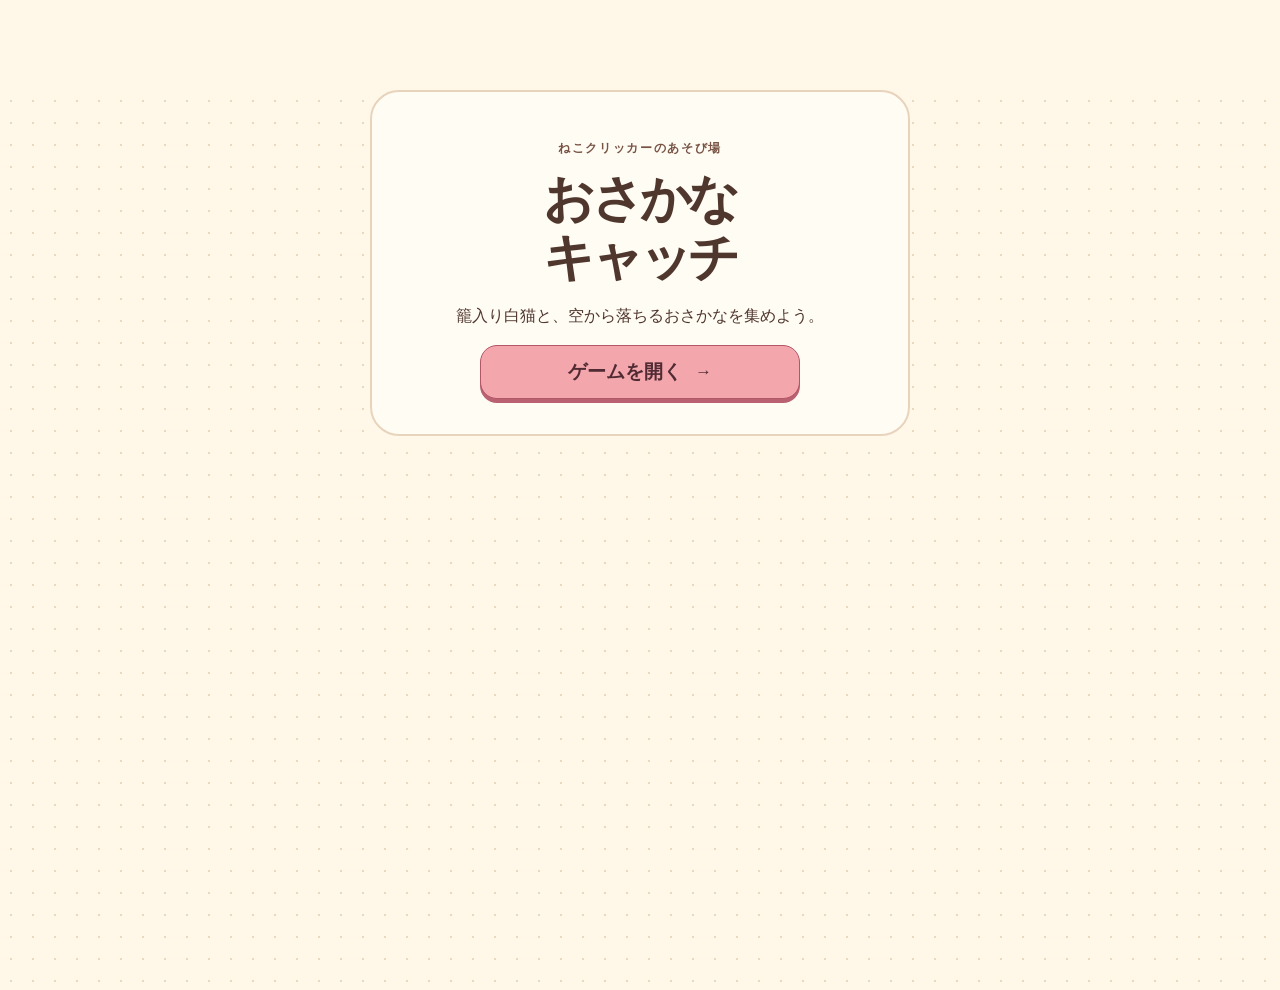
<file: index.html>
<!doctype html>
<html lang="ja">
<meta charset="utf-8">
<meta name="viewport" content="width=device-width, initial-scale=1">
<meta name="theme-color" content="#fff8e9">
<title>ねこクリッカーのあそび場</title>
<link rel="stylesheet" href="./game/white-basket/style.css">
<body>
  <main class="portal">
    <p class="eyebrow">ねこクリッカーのあそび場</p>
    <h1>おさかな<br>キャッチ</h1>
    <p>籠入り白猫と、空から落ちるおさかなを集めよう。</p>
    <a class="primary" href="./game/white-basket/">ゲームを開く <span aria-hidden="true">→</span></a>
  </main>
</body>
</html>
</file>
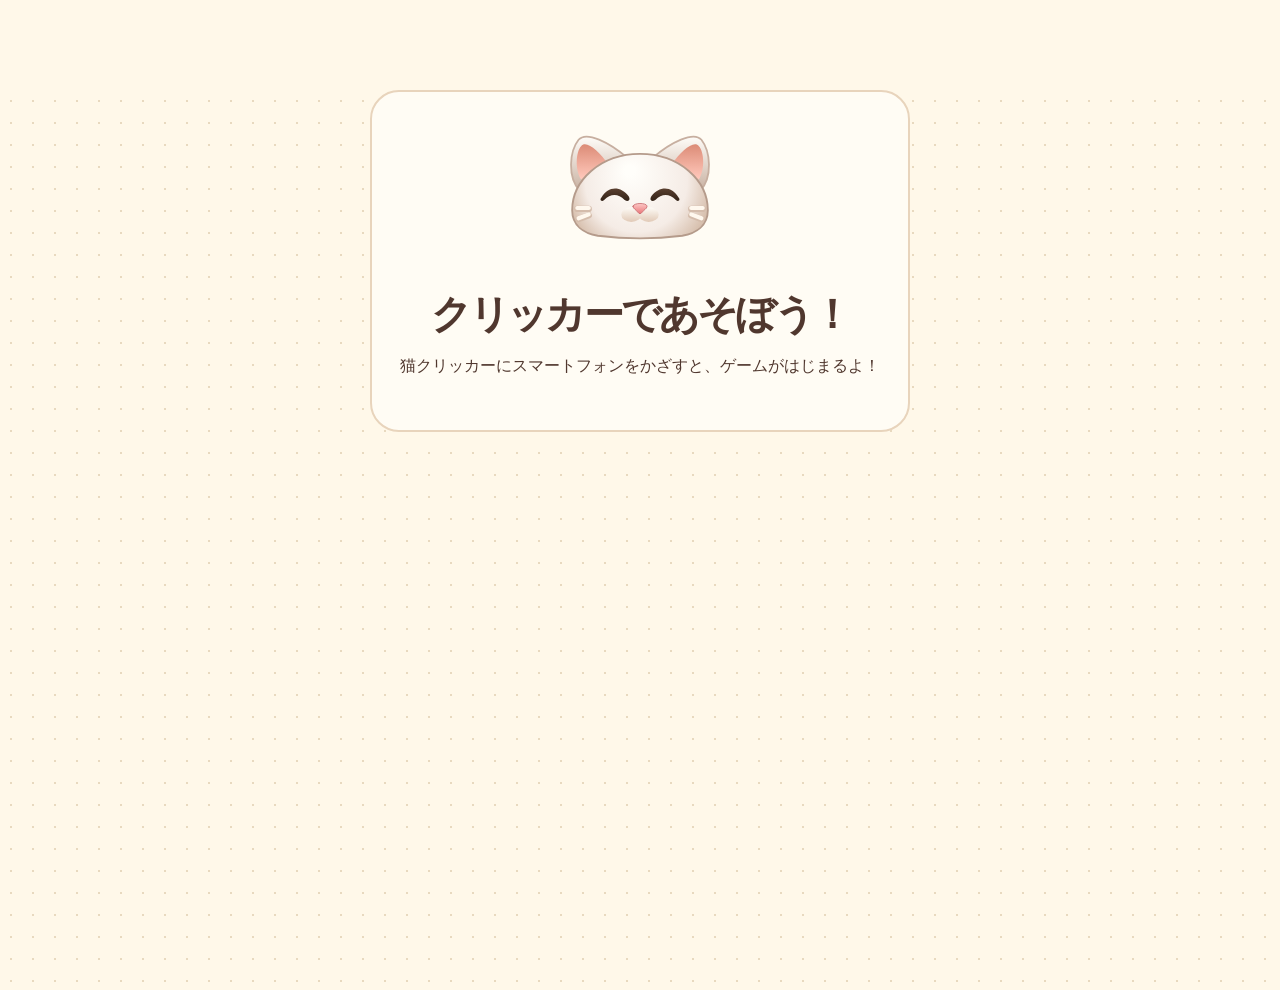
<file: game/white-basket/index.html>
<!doctype html>
<html lang="ja">
<head>
  <meta charset="utf-8">
  <meta name="referrer" content="no-referrer">
  <meta http-equiv="Content-Security-Policy" content="default-src 'self'; script-src 'self'; style-src 'self' 'unsafe-inline'; img-src 'self' data: blob:; connect-src 'self'; worker-src 'self'; object-src 'none'; base-uri 'none'; form-action 'none'">
  <meta name="viewport" content="width=device-width, initial-scale=1, viewport-fit=cover">
  <meta name="theme-color" content="#fff8e9">
  <title>おさかなキャッチ｜ねこクリッカー</title>
  <link rel="stylesheet" href="./style.css">
  <script src="./cat-face.js" defer></script>
  <script src="./access.js" defer></script>
</head>
<body>
  <section id="access-guide" class="portal access-guide">
    <canvas id="access-cat" width="200" height="160" aria-label="白猫"></canvas>
    <h1>クリッカーであそぼう！</h1>
    <p>猫クリッカーにスマートフォンをかざすと、ゲームがはじまるよ！</p>
  </section>
  <dialog id="session-conflict" class="progress-dialog">
    <p>別の画面でゲームが開いています。</p>
    <button id="take-session" class="secondary" type="button">この画面であそぶ</button>
    <button id="close-session" class="secondary" type="button">閉じる</button>
  </dialog>
  <dialog id="resume-dialog" class="progress-dialog">
    <p>ゲームを一時停止しています。</p>
    <button id="resume-game" class="primary" type="button">つづきからあそぶ</button>
  </dialog>
  <main class="app" hidden>
    <header class="toolbar" id="common-header">
      <a href="../../" class="home"><span class="home-icon" aria-hidden="true">⌂</span> ねこクリッカー</a>
      <button id="sound" class="sound" type="button" aria-label="効果音" aria-pressed="false"><span aria-hidden="true">♪</span> <span id="sound-state" aria-hidden="true">OFF</span></button>
    </header>
    <section id="title" class="title">
      <p class="eyebrow">籠入り白猫のミニゲーム</p>
      <h1>おさかな<span>キャッチ</span></h1>
      <p class="intro">白猫を動かして、おさかなを集めよう！</p>
    </section>
    <div id="field" class="field">
      <canvas id="scene" aria-label="籠に入った白猫とおさかな"></canvas>
      <div id="hud" class="hud" hidden>
        <span id="play-stage" class="play-stage"></span>
        <div><span>スコア</span><strong id="score">0</strong></div>
        <div><span>のこり</span><strong id="time">30</strong><small> 秒</small></div>
      </div>
      <div id="power-hud" class="power-hud" hidden>
        <strong id="fever-chip" class="power-chip fever-chip" hidden></strong>
        <span id="magnet-chip" class="power-chip magnet-chip" hidden></span>
        <span id="guard-chip" class="power-chip guard-chip" hidden></span>
      </div>
      <p id="legend-toast" class="legend-toast" role="status" hidden>でんせつの金魚をキャッチ！</p>
      <p id="mission-toast" class="mission-toast" role="status" hidden></p>
      <section id="result" class="result" aria-labelledby="result-title" hidden>
        <div id="confetti" class="confetti" aria-hidden="true"></div>
        <div class="result-card">
          <h2 id="result-title" tabindex="-1">おしまい！</h2>
          <p class="total">今回のスコア <strong id="final-score">0</strong></p>
          <p id="record-badge" class="record-badge" hidden>ハイスコア更新！</p>
          <dl>
            <div><dt>ハイスコア</dt><dd id="final-best">0</dd></div>
            <div><dt>キャッチした魚</dt><dd><span id="final-fish">0</span> 匹</dd></div>
          </dl>
          <dl class="round-progress">
            <div><dt>獲得XP</dt><dd id="earned-xp">—</dd></div>
            <div id="round-rewards-row" hidden><dt>ボーナス</dt><dd id="round-rewards"></dd></div>
            <div><dt><span id="discovery-badge" class="new-badge" hidden>NEW</span> 新しく発見した魚</dt><dd id="new-fish">—</dd></div>
            <div><dt>解除した実績</dt><dd id="new-missions">—</dd></div>
          </dl>
          <p id="aquarium-unlock" class="level-up" hidden>水族館の新しい背景をゲット！</p>
          <p id="level-up" class="level-up" role="status" hidden></p>
          <p id="save-warning" class="save-warning" role="status" hidden>進捗を保存できませんでした。このページを開いたまま次のプレイを終えると再試行します。</p>
          <button id="replay" class="primary" type="button">もういっかい <span aria-hidden="true">↻</span></button>
          <button id="return-title" class="secondary result-back" type="button">タイトルへ戻る</button>
        </div>
      </section>
    </div>
    <section id="menu" class="menu">
      <div class="legend" aria-label="得点">
        <span><i class="fish-mark" aria-hidden="true"></i>さかな <b>+10</b></span>
        <span><i class="fish-mark gold" aria-hidden="true"></i>金のさかな <b>+50</b></span>
        <span><i class="boot-mark" aria-hidden="true"></i>長靴 <b>−20</b></span>
      </div>
      <button id="start" class="primary" type="button">あそぶ！ <span aria-hidden="true">▶</span></button>
      <label class="stage-control" for="stage-choice">ステージ
        <select id="stage-choice"></select>
      </label>
      <p class="best"><span aria-hidden="true">★</span> ハイスコア <strong id="best">0</strong></p>
      <details class="power-guide">
        <summary>フィーバーとアイテム</summary>
        <ul>
          <li>10コンボごとに5秒間、魚の得点が2倍（1プレイ2回まで）</li>
          <li>時計　残り時間 +5秒（1プレイ1回まで）</li>
          <li>磁石　3秒間、近くの魚を引き寄せる</li>
          <li>星　5秒間、長靴の減点とコンボ切断を防ぐ</li>
        </ul>
      </details>
      <div class="profile">
        <div class="progress-row"><strong id="level">Lv. 1</strong><span id="rank"></span><small id="xp-label"></small></div>
        <p id="active-title" class="active-title" hidden></p>
        <progress id="xp-bar" aria-label="次のレベルまでの経験値" max="100" value="0"></progress>
      </div>
      <nav class="progress-actions" aria-label="やり込み">
        <button id="show-missions" class="secondary" type="button">ミッション</button>
        <button id="show-collection" class="secondary" type="button">おさかな図鑑</button>
      </nav>
      <button id="show-aquarium" class="secondary aquarium-link" type="button">マイ水族館</button>
      <div class="profile-links">
        <button id="show-records" type="button">プレイきろく</button>
        <button id="show-settings" type="button">セーブ・引き継ぎ</button>
      </div>
    </section>
    <dialog id="aquarium-dialog" class="aquarium-dialog" aria-labelledby="aquarium-title">
      <header class="aquarium-header">
        <button id="close-aquarium" class="secondary" type="button" autofocus>← 戻る</button>
        <div><h2 id="aquarium-title">マイ水族館</h2><p id="aquarium-count"></p></div>
        <button id="view-aquarium" class="quiet-button" type="button" aria-pressed="false">鑑賞</button>
      </header>
      <div id="aquarium-tank" class="aquarium-tank">
        <canvas id="aquarium-canvas" aria-label="魚が泳ぐ水槽。魚をタップして遊べます"></canvas>
        <p id="aquarium-background-name"></p>
      </div>
      <p class="aquarium-tip">魚をタップでごあいさつ。空いているところをタップで鑑賞モード。</p>
      <nav class="aquarium-controls" aria-label="水族館の操作">
        <button id="choose-aquarium-fish" class="secondary" type="button">魚をえらぶ</button>
        <button id="feed-aquarium" class="secondary" type="button">エサをあげる</button>
        <button id="choose-aquarium-background" class="secondary" type="button">背景変更</button>
        <button id="photo-aquarium" class="secondary" type="button">写真を撮る</button>
      </nav>
      <section id="aquarium-fish-panel" class="aquarium-panel" hidden>
        <h3>魚をえらぶ</h3><ul id="aquarium-fish-list"></ul>
      </section>
      <section id="aquarium-background-panel" class="aquarium-panel" hidden>
        <h3>背景変更</h3><ul id="aquarium-background-list"></ul>
      </section>
      <p id="aquarium-status" class="aquarium-status" role="status"></p>
    </dialog>
    <dialog id="player-dialog" class="progress-dialog" aria-labelledby="player-dialog-title">
      <header>
        <button id="close-player" class="secondary" type="button" autofocus>← 戻る</button>
        <h2 id="player-dialog-title"></h2>
      </header>
      <div id="player-records" hidden>
        <dl id="stats-list" class="stats-list"></dl>
        <h3>称号コレクション</h3>
        <label for="title-choice">タイトルに表示する称号</label>
        <select id="title-choice"></select>
        <ul id="title-list" class="title-list"></ul>
      </div>
      <div id="player-settings" hidden>
        <p class="save-intro">ゲームの進み具合は自動で保存されます。スマホを変えるときは、引き継ぎコードを保存してね！</p>
        <dl id="save-overview" class="stats-list"></dl>
        <p id="backup-reminder" class="period-note" hidden>進み具合が増えました。引き継ぎコードを保存しておくと安心です。</p>
        <div class="save-buttons">
          <button id="copy-code" class="secondary" type="button">引き継ぎコードをコピー</button>
          <button id="share-code" class="secondary" type="button">引き継ぎコードを共有</button>
          <button id="save-code-file" class="secondary" type="button">ファイルとして保存</button>
        </div>
        <label id="generated-code-label" class="save-file-label" for="generated-code" hidden>作成したコード</label>
        <textarea id="generated-code" class="code-input" rows="3" readonly hidden></textarea>
        <details id="transfer-restore" class="save-details">
          <summary>引き継ぎコードから復元</summary>
          <label class="save-file-label" for="import-code">保存したコードを貼り付け</label>
          <textarea id="import-code" class="code-input" rows="3" spellcheck="false" autocapitalize="off"></textarea>
          <button id="check-code" class="secondary save-action" type="button">内容を確認</button>
        </details>
        <details class="save-details">
          <summary>詳細設定・JSONファイル</summary>
          <button id="export-save" class="secondary save-action" type="button">セーブデータをバックアップ</button>
          <label class="save-file-label" for="import-save">ファイルから復元</label>
          <input id="import-save" type="file" accept=".json,.txt,application/json,text/plain">
        </details>
        <p class="save-caveat">ブラウザのサイトデータを削除すると、端末内の自動バックアップも消えます。引き継ぎコードやファイルは別の場所に保管してください。</p>
        <section id="restore-preview" class="restore-preview" aria-labelledby="restore-title" hidden>
          <h3 id="restore-title">復元内容を確認</h3>
          <dl id="restore-summaries"></dl>
          <p>復元すると現在の進捗と設定がバックアップの内容に置き換わります。復元前のデータはこの端末に退避します。</p>
          <div class="progress-actions">
            <button id="cancel-restore" class="secondary" type="button">キャンセル</button>
            <button id="confirm-restore" class="secondary" type="button">復元する</button>
          </div>
        </section>
      </div>
      <p id="player-status" class="player-status" role="status"></p>
    </dialog>
    <dialog id="progress-dialog" class="progress-dialog" aria-labelledby="progress-dialog-title">
      <header>
        <button id="back-to-title" class="secondary" type="button" autofocus>← 戻る</button>
        <h2 id="progress-dialog-title"></h2>
        <div id="mission-tabs" class="mission-tabs" role="tablist" aria-label="ミッションの種類" hidden>
          <button type="button" role="tab" id="tab-achievements" aria-controls="mission-panel" aria-selected="true">実績</button>
          <button type="button" role="tab" id="tab-daily" aria-controls="mission-panel" aria-selected="false" tabindex="-1">毎日</button>
          <button type="button" role="tab" id="tab-weekly" aria-controls="mission-panel" aria-selected="false" tabindex="-1">週間</button>
        </div>
        <p id="progress-dialog-summary"></p>
      </header>
      <div id="collection-filters" class="collection-filters" hidden>
        <label>レア度 <select id="filter-rarity"><option value="">すべて</option></select></label>
        <label>ステージ <select id="filter-stage"><option value="">すべて</option></select></label>
      </div>
      <div id="mission-panel"><ul id="progress-list"></ul></div>
      <section id="fish-detail" class="fish-detail" aria-labelledby="fish-detail-title" hidden>
        <button id="back-to-fish" class="secondary" type="button">← 一覧へ</button>
        <h3 id="fish-detail-title" tabindex="-1"></h3>
        <div id="fish-detail-body"></div>
      </section>
    </dialog>
    <section id="menu-screen" class="menu-screen" aria-labelledby="menu-screen-title" hidden>
      <p class="eyebrow">ねこクリッカー</p>
      <h1 id="menu-screen-title">メニュー</h1>
      <div class="menu-list">
        <button type="button" data-menu="records">プレイきろく <span aria-hidden="true">›</span></button>
        <button type="button" data-menu="titles">称号コレクション <span aria-hidden="true">›</span></button>
        <button type="button" data-menu="save">セーブ・引き継ぎ <span aria-hidden="true">›</span></button>
        <button type="button" data-menu="sound">サウンド・設定 <span aria-hidden="true">›</span></button>
        <button type="button" data-menu="help">あそびかた <span aria-hidden="true">›</span></button>
      </div>
      <p class="version-label">おさかなキャッチ Ver.2.4.1</p>
    </section>
    <section id="help-screen" class="menu-screen" hidden>
      <button id="close-help" class="secondary" type="button">← メニュー</button>
      <h2>あそびかた</h2>
      <div class="help-card"><h3>30秒、おさかなを集めよう</h3>
        <p>画面を左右になぞって白猫を動かそう。パソコンではマウスか左右キーで動かせます。</p>
        <p>普通の魚は10点、金の魚は50点。長靴は−20点です。レア魚の得点は図鑑で確認できます。</p>
        <p>10コンボで5秒間フィーバー！ 魚の得点が2倍になります（1プレイ2回まで）。</p></div>
      <div class="help-card"><h3>うれしいアイテム</h3>
        <p>時計は残り時間を5秒延長。磁石は3秒間、近くの魚を引き寄せます。星は5秒間、長靴をガードします。</p></div>
      <div class="help-card"><h3>集めて、かざろう</h3>
        <p>捕まえたレア魚は図鑑とマイ水族館へ。ステージごとの目標得点を達成すると水族館の背景が増えます。</p>
        <p>進み具合は自動保存されます。スマホを変える前に「セーブ・引き継ぎ」でコードを保存してね。</p></div>
    </section>
    <section id="sound-screen" class="menu-screen" hidden>
      <button id="close-sound" class="secondary" type="button">← メニュー</button>
      <h2>サウンド・設定</h2>
      <div class="help-card"><h3>効果音</h3><p>音符ボタンでオン・オフを切り替えます。</p><div id="sound-slot"></div></div>
      <p class="setting-note">端末の「視差効果を減らす」設定にも対応しています。</p>
    </section>
    <nav id="bottom-nav" class="bottom-nav" aria-label="メイン">
      <button type="button" data-tab="play" aria-current="page"><span class="nav-icon" data-icon="gamepad" aria-hidden="true"></span><span>あそぶ</span></button>
      <button type="button" data-tab="collection"><span class="nav-icon" data-icon="book" aria-hidden="true"></span><span>図鑑</span></button>
      <button type="button" data-tab="aquarium"><span class="nav-icon" data-icon="fish" aria-hidden="true"></span><span>水族館</span></button>
      <button type="button" data-tab="missions"><span class="nav-icon" data-icon="trophy" aria-hidden="true"></span><span>ミッション<span id="mission-dot" class="notification-dot" hidden></span></span></button>
      <button type="button" data-tab="menu"><span class="nav-icon" data-icon="menu" aria-hidden="true"></span><span>メニュー</span></button>
    </nav>
    <p id="save-indicator" class="save-indicator" role="status" hidden></p>
    <p id="instruction" class="instruction" hidden>左右になぞる・マウスを動かす・← → キー</p>
    <noscript>遊ぶにはブラウザの JavaScript を有効にしてください。</noscript>
  </main>
</body>
</html>
</file>
<file: game/white-basket/style.css>
* { box-sizing: border-box; }
[hidden] { display: none !important; }
:root {
  color: #50372e;
  background: #fff8e9;
  font-family: "Hiragino Maru Gothic ProN", "Yu Gothic", Meiryo, sans-serif;
}
body {
  margin: 0;
  min-height: 100vh;
  background-image: radial-gradient(#e8d9bf 1px, transparent 1px);
  background-size: 18px 18px;
}
button, a { -webkit-tap-highlight-color: transparent; }
button { font: inherit; cursor: pointer; }
a { color: inherit; text-decoration: none; }
:focus-visible { outline: 3px solid #366b83; outline-offset: 4px; }
.app {
  width: min(100%, 540px);
  margin-inline: auto;
  padding: max(12px, env(safe-area-inset-top)) 16px max(16px, env(safe-area-inset-bottom));
}
.toolbar { display: flex; align-items: center; justify-content: space-between; gap: 10px; }
.home { font-size: .82rem; font-weight: 800; }
.home-icon { display: inline-grid; place-items: center; background: #f4dfcb; width: 30px; height: 30px; border-radius: 50%; font-size: 1.22rem; }
.sound {
  border: 1px solid #e9d6c0;
  min-width: 82px;
  min-height: 44px;
  border-radius: 999px;
  background: #fffdf6;
  color: #65463a;
  font-size: .78rem;
  font-weight: 900;
}
.sound[aria-pressed="true"] { background: #d9eef1; border-color: #a9ced6; }
.sound span:first-child { font-size: 1.02rem; }
.title { text-align: center; margin-block: 15px 17px; }
.eyebrow { font-size: .75rem; letter-spacing: .14em; font-weight: 850; color: #795445; }
h1 {
  margin: 4px 0 7px;
  font-size: clamp(29px, 8.8vw, 51px);
  font-weight: 1000;
  letter-spacing: -.07em;
  line-height: 1.15;
}
h1 span { color: #ab5163; }
.intro { margin: 0; font-size: clamp(.72rem, 3.3vw, .94rem); font-weight: 700; }
.field {
  isolation: isolate;
  position: relative;
  height: clamp(215px, 42vh, 365px);
  height: clamp(215px, 42svh, 365px);
  overflow: hidden;
  border: 2px solid #8bbfc7;
  border-radius: 29px;
  background: #d9f0ef;
  box-shadow: 0 4px 0 #acd0d0;
}
canvas { display: block; width: 100%; height: 100%; }
.menu { text-align: center; }
.legend {
  margin: 15px 0 13px;
  display: flex;
  justify-content: center;
  gap: 5px;
  flex-wrap: wrap;
}
.legend span {
  display: inline-flex;
  align-items: center;
  gap: 4px;
  border: 1px solid #ebdac5;
  background: #fffdf6;
  border-radius: 999px;
  padding: 5px 7px;
  font-size: clamp(.61rem, 2.65vw, .75rem);
  white-space: nowrap;
}
.fish-mark, .boot-mark { display: inline-block; width: 14px; height: 11px; background: #609ba9; }
.fish-mark { clip-path: polygon(0 50%, 24% 12%, 53% 9%, 74% 35%, 100% 12%, 100% 88%, 74% 65%, 53% 91%, 24% 88%); }
.gold { background: #bd820e; }
.boot-mark { background: #956584; clip-path: polygon(45% 0, 90% 0, 90% 95%, 0 95%, 0 65%, 45% 52%); }
.primary {
  display: inline-flex;
  justify-content: center;
  align-items: center;
  gap: 13px;
  min-height: 54px;
  width: min(100%, 320px);
  border: 1px solid #b15766;
  border-radius: 17px;
  padding: 8px 15px;
  background: #f4a6ad;
  color: #502b33;
  font-size: 1.2rem;
  font-weight: 900;
  box-shadow: 0 4px 0 #b96170;
}
.primary:hover { background: #f7b7bd; }
.primary:active { transform: translateY(2px); box-shadow: 0 2px 0 #b96170; }
.primary span { font-size: .87em; }
.best, .instruction { margin: 13px 0 0; font-size: .81rem; font-weight: 750; text-align: center; }
.best span { color: #a26b1c; }
.best strong { margin-left: 5px; }
body.playing { position: fixed; inset: 0; overflow: hidden; overscroll-behavior: none; touch-action: none; }
.playing .field, .finished .field {
  margin-top: 10px;
  height: min(690px, calc(100vh - 112px));
  height: min(690px, calc(100dvh - 112px - env(safe-area-inset-top) - env(safe-area-inset-bottom)));
}
.playing canvas { touch-action: none; user-select: none; -webkit-user-select: none; }
.hud {
  position: absolute;
  inset: 10px 10px auto;
  display: flex;
  justify-content: space-between;
  pointer-events: none;
}
.hud div {
  padding: 6px 10px;
  min-width: 83px;
  border-radius: 13px;
  background: #fffdf2;
  border: 1px solid #a9cbd0;
  text-align: center;
  font-weight: 800;
}
.hud span { display: block; font-size: .7rem; }
.hud strong { font-size: 1.32rem; font-variant-numeric: tabular-nums; }
.result { position: absolute; inset: 0; display: grid; align-items: safe center; justify-items: center; padding: 12px; overflow: auto; background: #d9efede0; }
.finished .field { min-height: 285px; }
.result-card { width: min(100%, 305px); padding: 13px 16px 19px; text-align: center; background: #fff9ee; border: 2px solid #d8b9a6; border-radius: 23px; box-shadow: 0 5px 0 #b9d3cf; }
.result h2 { margin: 0; font-size: 1.65rem; }
.total { margin: 2px 0 4px; font-weight: 800; }
.total strong { display: block; line-height: 1.15; font-size: 2.55rem; color: #a7485c; }
dl { margin: 5px 0 12px; }
dl div { display: flex; justify-content: space-between; gap: 10px; padding: 4px 2px; border-bottom: 1px dashed #e0cbbb; font-size: .86rem; }
dd { margin: 0; font-weight: 800; }
.portal { width: min(calc(100% - 32px), 540px); margin: 10vh auto; border: 2px solid #e8d4bc; border-radius: 29px; padding: 35px 20px; text-align: center; background: #fffcf4; }
.portal p { line-height: 1.6; }
@media (max-height: 430px) and (orientation: landscape) {
  .playing .app { padding-block: 3px; }
  .playing .field { height: calc(100dvh - 76px); margin-top: 3px; }
  .playing .instruction { margin-top: 3px; }
}

body:not(.playing):not(.finished) .field {
  height: clamp(215px, 36vh, 345px);
  height: clamp(215px, 36svh, 345px);
}
.profile {
  width: min(100%, 366px);
  margin: 12px auto 8px;
  padding: 8px 12px 9px;
  border: 1px solid #e8d4bf;
  border-radius: 15px;
  background: #fffcf4;
  text-align: left;
}
.progress-row { display: flex; align-items: baseline; justify-content: space-between; flex-wrap: wrap; gap: 5px 8px; }
.profile strong { color: #984859; }
.profile span, .profile small { font-size: .76rem; font-weight: 750; }
progress {
  display: block;
  appearance: none;
  -webkit-appearance: none;
  width: 100%;
  height: 8px;
  margin-top: 6px;
  border: 0;
  border-radius: 999px;
  overflow: hidden;
  background: #e9dbcc;
  accent-color: #66a6b4;
}
progress::-webkit-progress-bar { background: #e9dbcc; }
progress::-webkit-progress-value { background: #66a6b4; border-radius: 999px; }
progress::-moz-progress-bar { background: #66a6b4; border-radius: 999px; }
.progress-actions {
  width: min(100%, 366px);
  margin-inline: auto;
  display: grid;
  grid-template-columns: repeat(2, minmax(0, 1fr));
  gap: 8px;
}
.secondary {
  min-height: 44px;
  padding: 6px 9px;
  border: 1px solid #8bbfc7;
  border-radius: 13px;
  color: #35535b;
  background: #e0f0ef;
  font-size: .83rem;
  font-weight: 850;
}
.secondary:hover { background: #cae7e8; }
.progress-dialog {
  width: min(calc(100% - 22px), 510px);
  max-height: 86vh;
  max-height: 86dvh;
  padding: 0 12px 14px;
  border: 2px solid #d8b9a6;
  border-radius: 23px;
  color: inherit;
  background: #fff8e9;
  overscroll-behavior: contain;
}
.progress-dialog::backdrop { background: #37291f79; }
.progress-dialog header {
  position: sticky;
  top: 0;
  padding: 10px 0;
  background: #fff8e9;
}
.progress-dialog h2 { margin: 6px 0 0; text-align: center; font-size: 1.35rem; }
.progress-dialog p { margin: 4px 0; font-size: .76rem; }
#progress-dialog-summary { text-align: center; font-weight: 800; }
.mission-list, .collection-grid { list-style: none; padding: 0; margin: 0; display: grid; gap: 8px; }
.collection-grid { grid-template-columns: repeat(2, minmax(0, 1fr)); }
.mission-card, .collection-card {
  min-width: 0;
  border: 1px solid #e8d4bf;
  border-radius: 14px;
  background: #fffcf5;
  padding: 9px;
}
.collection-card { text-align: center; overflow-wrap: anywhere; }
.collection-card canvas { height: auto; width: 100%; max-width: 145px; margin-inline: auto; }
.collection-card strong, .mission-card strong { font-size: .9rem; }
.badge, .fish-stars { color: #785210; font-weight: 900; }
.badge { border-radius: 999px; background: #ffedb2; padding: 2px 7px; font-size: .7rem; }
.mission-toast {
  position: absolute;
  inset: 77px 9px auto;
  max-width: 380px;
  margin: 0 auto;
  padding: 8px 10px;
  border: 1px solid #b98262;
  border-radius: 12px;
  background: #fff5d9;
  text-align: center;
  font-weight: 800;
  font-size: .77rem;
  pointer-events: none;
}
.round-progress dt { flex: 0 0 7.3rem; text-align: left; }
.round-progress dd { text-align: right; overflow-wrap: anywhere; }
.level-up, .save-warning { margin: 5px 0 10px; font-size: .79rem; }
.level-up {
  padding: 6px;
  border-radius: 9px;
  background: #ffedb2;
  color: #785210;
  font-weight: 900;
  animation: level-arrival .45s ease-out;
}
.primary:disabled { opacity: .65; cursor: wait; }

.result-back { display: block; width: 100%; margin-top: 10px; }

.power-guide {
  width: min(100%, 366px);
  margin: 9px auto 0;
  border: 1px solid #e8d4bf;
  border-radius: 12px;
  background: #fffbf2;
  text-align: left;
  font-size: .79rem;
}
.power-guide summary { padding: 8px 12px; cursor: pointer; font-weight: 800; }
.power-guide ul { margin: 0 10px 9px; padding-left: 1.35rem; line-height: 1.65; }
.power-hud {
  position: absolute;
  inset: 77px 6px auto;
  display: flex;
  justify-content: center;
  align-items: center;
  flex-wrap: wrap;
  gap: 4px;
  pointer-events: none;
}
.power-chip {
  padding: 3px 6px;
  border: 1px solid #b88483;
  border-radius: 999px;
  color: #50372e;
  background: #fffaf1;
  font-size: .69rem;
  font-weight: 900;
  white-space: nowrap;
}
.fever-chip { background: #ffe28e; color: #672c46; border-color: #b46570; letter-spacing: .02em; }
.magnet-chip { background: #e6d8f6; border-color: #a28ab8; }
.guard-chip { background: #fff1bd; border-color: #b69949; }
.legend-toast {
  position: absolute;
  z-index: 1;
  inset: 114px 10px auto;
  width: fit-content;
  max-width: calc(100% - 20px);
  margin: 0 auto;
  padding: 6px 9px;
  border: 1px solid #be8940;
  border-radius: 11px;
  color: #69410d;
  background: #fff1b5;
  font-weight: 900;
  text-align: center;
  font-size: .88rem;
  pointer-events: none;
}
.power-hud:not([hidden]) ~ .mission-toast { top: 108px; }
.legend-toast:not([hidden]) ~ .mission-toast { top: 153px; }
.new-badge {
  display: inline-block;
  padding: 1px 4px;
  border-radius: 4px;
  background: #ffdaa9;
  color: #6e331d;
  font-size: .68rem;
  font-weight: 900;
}
.record-badge {
  width: fit-content;
  margin: 3px auto 5px;
  padding: 2px 9px;
  border-radius: 999px;
  background: #ffe9a0;
  color: #704519;
  font-size: .76rem;
  font-weight: 900;
}
.level-up { position: relative; border: 1px solid #dfae56; animation-duration: .6s; }
.level-up::before, .level-up::after { content: "✦"; padding-inline: 5px; color: #925d23; }
@keyframes level-arrival {
  0% { opacity: .25; transform: scale(.82); }
  64% { opacity: 1; transform: scale(1.05); }
  100% { opacity: 1; transform: scale(1); }
}
.confetti { position: absolute; z-index: 2; inset: 0; height: 100%; overflow: hidden; pointer-events: none; }
.confetti span {
  position: absolute;
  top: -12px;
  left: var(--x);
  width: 7px;
  height: 10px;
  border-radius: 2px;
  animation: confetti-fall 1.8s var(--delay) ease-out both;
}
@keyframes confetti-fall {
  from { transform: translate3d(0, 0, 0) rotate(0); opacity: .95; }
  to { transform: translate3d(var(--drift), min(72vh, 560px), 0) rotate(500deg); opacity: 0; }
}
@media (prefers-reduced-motion: reduce) {
  .level-up, .confetti span { animation: none; }
}

.profile-links {
  display: flex;
  justify-content: center;
  flex-wrap: wrap;
  column-gap: 14px;
  margin-top: 1px;
}
.profile-links button {
  min-height: 44px;
  padding: 5px 9px;
  border: 0;
  background: transparent;
  color: #6d4d49;
  text-decoration: underline;
  font-size: .79rem;
  font-weight: 800;
}
.active-title { margin: 5px 0 2px; color: #965267; font-size: .78rem; font-weight: 850; }
.mission-tabs {
  display: grid;
  grid-template-columns: repeat(3, minmax(0, 1fr));
  gap: 4px;
  margin: 8px 0;
}
.mission-tabs button {
  min-height: 44px;
  padding: 4px;
  border: 1px solid #a7cbd1;
  border-radius: 11px;
  color: #365863;
  background: #e4f2f1;
  font-size: .78rem;
  font-weight: 800;
}
.mission-tabs [aria-selected="true"] { border-color: #b46570; color: #693744; background: #f6d3d8; }
.period-note {
  padding: 7px 9px;
  border-radius: 8px;
  color: #74531c;
  background: #fff1c8;
  font-size: .75rem;
}
#player-dialog h3 { margin: 13px 0 7px; font-size: 1rem; }
.stats-list { margin-top: 0; padding: 4px 8px; border: 1px solid #ead8c4; border-radius: 12px; background: #fffdf6; }
#player-dialog dt, #player-dialog dd { overflow-wrap: anywhere; }
#player-dialog dd { text-align: right; }
#title-choice {
  display: block;
  width: 100%;
  min-height: 44px;
  margin-top: 5px;
  padding: 5px 8px;
  border: 1px solid #9cbdc3;
  border-radius: 10px;
  background: #fffdf6;
  color: inherit;
  font: inherit;
}
#player-dialog label, .title-list { font-size: .79rem; }
.title-list { list-style: none; padding: 0; margin: 6px 0; }
.title-list li { padding: 7px 3px; border-bottom: 1px dashed #e6d2bd; }
.title-list .earned { color: #8d4c5d; font-weight: 850; }
.save-action { display: block; width: 100%; margin: 11px 0; }
.save-file-label { display: block; font-weight: 850; margin: 12px 0 5px; }
#import-save { width: 100%; max-width: 100%; min-height: 44px; }
.restore-preview { padding: 4px 9px 10px; border: 1px solid #d8b9a6; border-radius: 12px; background: #fffdf6; }
.restore-preview dt { flex: 0 0 5.8rem; }
.restore-preview .progress-actions { margin-top: 8px; }
#confirm-restore { color: #643745; background: #f6d3d8; border-color: #b46570; }
#player-status { margin-top: 9px; font-weight: 800; }
#player-status:empty { display: none; }

.stage-control {
  display: flex;
  align-items: center;
  justify-content: space-between;
  gap: 8px;
  width: min(100%, 320px);
  margin: 11px auto 0;
  text-align: left;
  font-size: .79rem;
  font-weight: 800;
}
.stage-control select, .collection-filters select {
  min-width: 0;
  min-height: 44px;
  padding: 4px 7px;
  border: 1px solid #91b9c0;
  border-radius: 10px;
  background: #e8f4f1;
  color: #355860;
  font: inherit;
}
.stage-control select { flex: 1; }
.hud .play-stage {
  position: absolute;
  top: 5px;
  left: 50%;
  max-width: calc(100% - 175px);
  transform: translateX(-50%);
  padding: 4px 7px;
  border-radius: 999px;
  background: #fff9e5;
  color: #624737;
  font-size: .68rem;
  font-weight: 850;
  text-align: center;
}
.collection-filters { display: grid; grid-template-columns: 1fr 1fr; gap: 7px; margin: 0 0 9px; }
.collection-filters label { display: flex; flex-direction: column; gap: 3px; min-width: 0; font-size: .75rem; font-weight: 800; }
.collection-card:has(.fish-entry) { padding: 0; }
.fish-entry {
  display: block;
  width: 100%;
  height: 100%;
  min-height: 44px;
  padding: 7px 5px;
  border: 0;
  border-radius: inherit;
  background: transparent;
  color: inherit;
  overflow-wrap: anywhere;
}
.fish-entry:hover { background: #eff7f5; }
.fish-entry .fish-hint { color: #685752; line-height: 1.35; font-size: .68rem; }
.fish-detail { padding: 8px 8px 12px; }
.fish-detail h3 { margin: 6px 0 0; text-align: center; font-size: 1.15rem; }
.fish-detail canvas { width: min(100%, 300px); height: auto; margin: 0 auto; }
.fish-detail p { padding: 4px; text-align: center; }

.save-intro { line-height: 1.65; }
.save-buttons { display: grid; gap: 6px; margin: 10px 0; }
.save-details { margin: 8px 0; padding: 8px; border: 1px solid #ebd3c1; border-radius: 10px; }
.save-details summary { cursor: pointer; font-size: .8rem; font-weight: 800; }
.code-input {
  display: block;
  width: 100%;
  min-height: 62px;
  padding: 6px;
  color: #4c3940;
  background: #fffdf6;
  border: 1px solid #95b9be;
  border-radius: 8px;
  overflow-wrap: anywhere;
  resize: vertical;
  font: 12px ui-monospace, monospace;
}
.save-caveat { color: #755e55; line-height: 1.5; }
.save-indicator {
  z-index: 10;
  position: fixed;
  right: max(10px, env(safe-area-inset-right));
  bottom: max(10px, env(safe-area-inset-bottom));
  max-width: min(315px, calc(100% - 20px));
  margin: 0;
  padding: 5px 8px;
  border-radius: 9px;
  border: 1px solid #a7cbc4;
  background: #eff8e9;
  color: #3c5948;
  font-size: .71rem;
  font-weight: 800;
  pointer-events: none;
}
.save-indicator.save-error { border-color: #d1959a; background: #fff0e9; color: #6d393c; }

.aquarium-link { width: min(100%,366px); margin: 9px auto 0; }
.aquarium-dialog {
  width: min(calc(100% - 14px), 550px);
  max-height: 95vh;
  max-height: 95dvh;
  padding: 10px;
  border: 2px solid #95bfc4;
  border-radius: 22px;
  color: #50372e;
  background: #fff8e9;
  overscroll-behavior: contain;
}
.aquarium-dialog::backdrop { background: #37291f89; }
.aquarium-header { display: flex; align-items: center; justify-content: space-between; gap: 5px; margin-bottom: 9px; }
.aquarium-header h2 { margin: 0; font-size: clamp(1rem,4vw,1.3rem); }
.aquarium-header p { margin: 3px 0 0; font-size: .73rem; text-align: center; }
.quiet-button { min-height: 44px; border: 0; border-radius: 9px; background: #e2efeb; color: #486263; font: inherit; font-size: .75rem; padding: 6px; }
.aquarium-tank { position: relative; height: clamp(260px,58vh,570px); height: clamp(260px,58svh,570px); overflow: hidden; border: 2px solid #8bbfc7; border-radius: 21px; background: #c5e7e7; }
#aquarium-canvas { width: 100%; height: 100%; touch-action: none; }
#aquarium-background-name { position: absolute; top: 10px; left: 50%; transform: translateX(-50%); width: max-content; max-width: 90%; margin: 0; padding: 4px 13px; border-radius: 999px; background: #fff8e9ce; font-size: .75rem; pointer-events: none; font-weight: 800; }
.aquarium-tip { margin: 7px 1px; font-size: .66rem; color: #796257; text-align: center; }
.aquarium-controls { display: grid; grid-template-columns: repeat(2,minmax(0,1fr)); gap: 6px; }
.aquarium-panel { margin-top: 10px; padding: 9px; background: #fffdf6; border: 1px solid #e8d4bf; border-radius: 14px; }
.aquarium-panel h3 { margin: 0 0 7px; font-size: .95rem; }
.aquarium-panel ul { padding: 0; margin: 0; list-style: none; }
.exhibit-row { display: flex; gap: 5px; align-items: center; padding: 7px 0; border-bottom: 1px dashed #e7d6c1; }
.exhibit-row canvas { width: 47px; height: 34px; flex: 0 0 47px; }
.exhibit-label { flex: 1; min-width: 0; }
.exhibit-label strong { font-size: .72rem; display: block; }
.exhibit-label small { font-size: .66rem; }
.exhibit-row button { min-width: 40px; padding-inline: 5px; }
#aquarium-background-list { display: grid; gap: 5px; }
#aquarium-background-list button { width: 100%; }
#aquarium-background-list [aria-pressed="true"] { background: #f4d7dc; border-color: #bd7989; }
.aquarium-status { margin: 9px 1px 0; font-size: .76rem; line-height: 1.5; }
.aquarium-status:empty { display: none; }
.aquarium-dialog.viewing .aquarium-controls, .aquarium-dialog.viewing .aquarium-tip, .aquarium-dialog.viewing .aquarium-status { display: none; }
.aquarium-dialog.viewing .aquarium-tank { height: min(78dvh,700px); }

/* Shared screens and navigation. Storage and gameplay remain in their original modules. */
body { background-size: 22px 22px; }
.app { width: min(100%, 560px); padding: max(10px,env(safe-area-inset-top)) 14px calc(91px + env(safe-area-inset-bottom)); }
.legacy-links { display: none !important; }
#common-header {
  position: sticky;
  top: 0;
  z-index: 5;
  margin: -10px -14px 14px;
  padding: 10px 14px 9px;
  gap: 10px;
  border-bottom: 1px solid #eadbc9;
  background: #fff8e9f7;
  backdrop-filter: blur(8px);
}
#common-header .profile { width: auto; flex: 1; min-width: 0; margin: 0; padding: 0; background: transparent; border: 0; border-radius: 0; }
.header-player { display: flex; align-items: baseline; gap: 8px; min-width: 0; }
.header-player #level { flex: 0 0 auto; font-size: 1rem; }
.header-player #rank, .header-player #active-title { min-width: 0; overflow: hidden; text-overflow: ellipsis; white-space: nowrap; margin: 0; font-size: .69rem; font-weight: 750; color: #705448; }
.header-xp { display: flex; align-items: center; gap: 7px; margin-top: 5px; }
.header-xp progress { margin: 0; flex: 1; height: 5px; min-width: 30px; }
#common-header #xp-label { flex: 0 0 auto; color: #755b50; font-size: .58rem; }
.header-save { flex: 0 0 auto; max-width: 95px; color: #456c63; font-size: .61rem; font-weight: 800; padding-left: 9px; border-left: 1px solid #dfd5bf; }
.header-save::before { content: ""; display: inline-block; width: 5px; height: 5px; border-radius: 50%; margin-right: 4px; background: #588a78; vertical-align: middle; }
.header-save.has-error { color: #9d4158; }
.header-save.has-error::before { background: #ba5b71; }
.bottom-nav {
  position: fixed;
  inset: auto 0 0;
  z-index: 20;
  display: grid;
  grid-template-columns: repeat(5,minmax(0,1fr));
  max-width: 560px;
  margin-inline: auto;
  padding: 6px 7px max(8px,env(safe-area-inset-bottom));
  border-top: 1px solid #dcc8b5;
  background: #fffaf0fa;
  box-shadow: 0 -4px 15px #735c4520;
}
.bottom-nav button {
  position: relative;
  display: flex;
  flex-direction: column;
  justify-content: center;
  align-items: center;
  gap: 3px;
  min-height: 54px;
  min-width: 0;
  padding: 5px 1px;
  border: 0;
  border-radius: 12px;
  background: transparent;
  color: #654a40;
  font-family: inherit;
  font-size: clamp(.61rem,2.7vw,.72rem);
  font-weight: 800;
  white-space: nowrap;
}
.bottom-nav [aria-current="page"] { color: #8a4055; background: #f8dbe0; }
.ui-icon { display: inline-block; width: 24px; height: 24px; flex: 0 0 auto; }
.nav-icon { display: flex; height: 24px; }
.notification-dot { position: absolute; top: 6px; right: 25%; width: 7px; height: 7px; border-radius: 50%; background: #b74d68; border: 1px solid #fff9e9; }
.main-tab[open] {
  display: block;
  position: static;
  inset: auto;
  width: 100%;
  max-width: none;
  max-height: none;
  margin: 0;
  padding: 0;
  border: 0;
  border-radius: 0;
  background: transparent;
  color: #50372e;
  overflow: visible;
}
.main-tab::backdrop { background: transparent; }
.main-tab .tab-back { display: none; }
#progress-dialog.main-tab > header, #player-dialog.main-tab > header {
  position: static;
  padding: 2px 0 12px;
  background: transparent;
}
.main-tab h2, .menu-screen h1 { margin: 4px 0 12px; text-align: left; letter-spacing: .01em; font-size: 1.45rem; }
#progress-dialog-summary { text-align: left; margin: 7px 0 0; color: #775c4b; font-size: .77rem; }
.title { margin: 9px 0 14px; }
.title .eyebrow { margin: 0 0 6px; font-size: .66rem; letter-spacing: .09em; }
.title h1 { font-size: clamp(29px,8.8vw,45px); }
.title .intro { font-size: .72rem; font-weight: 600; color: #76594d; }
body:not(.playing):not(.finished) #field { height: clamp(190px,29svh,260px); border-radius: 24px; }
#menu { display: flex; flex-direction: column; align-items: stretch; }
#start { order: 2; align-self: center; width: 100%; max-width: none; min-height: 58px; font-size: 1.3rem; border-radius: 17px; margin-top: 11px; }
#menu .best { order: 3; margin-top: 13px; font-size: .75rem; }
.stage-cards {
  order: 1;
  display: flex;
  overflow-x: auto;
  gap: 8px;
  margin-top: 15px;
  padding: 3px 2px 9px;
  scroll-snap-type: x proximity;
  scrollbar-width: thin;
  scrollbar-color: #c5bcb0 transparent;
  overscroll-behavior-x: contain;
}
.stage-card {
  flex: 0 0 115px;
  min-width: 0;
  padding: 0 0 7px;
  border: 1px solid #d8cfbe;
  border-radius: 13px;
  background: #fffdf6;
  color: #5a4136;
  overflow: hidden;
  text-align: left;
  scroll-snap-align: start;
}
.stage-card canvas { width: 100%; height: 39px; }
.stage-card strong { display: block; padding: 6px 8px 2px; font-size: .73rem; }
.stage-card small { display: block; padding: 0 8px; font-size: .63rem; color: #836c5b; }
.stage-card[aria-pressed="true"] { border: 2px solid #b66579; background: #fff0f1; }
.stage-card:disabled { opacity: .66; cursor: default; }
.stage-card:disabled canvas { filter: grayscale(.65); }
.stage-card .stage-cleared { color: #356958; }
.collection-filters { margin: 0 0 12px; gap: 9px; }
.collection-filters label { color: #70584a; font-size: .72rem; }
.collection-filters select { background: #fffdf6; }
.collection-grid { gap: 9px; }
.collection-card { border-color: #dfd1bf; border-radius: 16px; }
.collection-card canvas { max-width: 130px; }
.fish-entry { position: relative; padding: 9px 6px 11px; min-height: 151px; }
.fish-entry strong { display: block; font-size: .75rem; line-height: 1.5; }
.fish-entry .new-badge { position: absolute; top: 8px; right: 8px; }
.fish-entry .fish-hint { max-width: 15em; margin: 5px auto 0; font-size: .62rem; }
.fish-entry p { font-size: .68rem; }
.fish-detail { padding: 0; }
.fish-detail h3 { margin-top: 18px; }
.fish-detail p { font-size: .85rem; line-height: 1.7; }
#fish-detail-body { background: #fffdf5; border: 1px solid #e8d4bf; border-radius: 18px; margin-top: 12px; padding: 13px 10px; }
.screen-tabs { display: grid; grid-template-columns: repeat(3,minmax(0,1fr)); gap: 5px; width: 100%; }
.mission-tabs { display: block; margin: 0 0 12px; }
.mission-tabs button { width: 100%; border-radius: 12px; background: #e7efea; border-color: #d0ddd4; }
.mission-tabs [aria-selected="true"] { background: #f6d5de; color: #8a4055; border-color: #bd7d8b; }
.mission-card { padding: 13px 12px; border-radius: 15px; border-color: #e2d2bf; }
.mission-card .progress-row { align-items: flex-start; }
.mission-card strong { font-size: .84rem; }
.mission-card p { margin: 8px 0; font-size: .73rem; color: #775d50; }
.mission-card progress { height: 7px; }
.badge { background: #f4e8bf; color: #73521c; font-size: .65rem; }
.aquarium-dialog.main-tab[open] { padding: 0; }
.aquarium-header { margin: 0 0 10px; min-height: 41px; }
.aquarium-header h2 { font-size: 1.35rem; margin: 0; }
.aquarium-header p { text-align: left; }
.aquarium-tank { height: max(285px,calc(100svh - 320px - env(safe-area-inset-bottom))); max-height: 630px; border-radius: 20px; }
.aquarium-tip { font-size: .6rem; margin-block: 7px; }
.aquarium-controls { grid-template-columns: repeat(4,minmax(0,1fr)); gap: 5px; }
.aquarium-controls button { display: flex; flex-direction: column; align-items: center; justify-content: center; gap: 5px; min-height: 66px; padding: 7px 1px; font-size: clamp(.59rem,2.5vw,.71rem); font-weight: 800; }
.aquarium-controls .ui-icon { width: 23px; height: 23px; }
.aquarium-panel:not([hidden]) {
  position: fixed;
  z-index: 25;
  left: 50%;
  bottom: calc(72px + env(safe-area-inset-bottom));
  transform: translateX(-50%);
  width: min(calc(100% - 20px),530px);
  max-height: min(58svh,500px);
  margin: 0;
  padding: 14px 12px;
  overflow-y: auto;
  border: 1px solid #d3bca6;
  border-radius: 22px 22px 12px 12px;
  box-shadow: 0 -12px 60px #48332640;
  background: #fffaf0;
  overscroll-behavior: contain;
}
.sheet-header { display: flex; justify-content: space-between; align-items: center; position: sticky; top: -14px; padding: 8px 0; background: #fffaf0; z-index: 1; }
.sheet-header button { min-width: 44px; min-height: 44px; border: 1px solid #dfcbb9; border-radius: 50%; background: #fffef8; color: #6a4b41; font-size: 1.1rem; }
.sheet-header h3 { margin: 0; }
#aquarium-background-list { grid-template-columns: repeat(2,minmax(0,1fr)); gap: 9px; }
#aquarium-background-list button { padding: 0 0 8px; overflow: hidden; min-width: 0; font-size: .8rem; }
#aquarium-background-list canvas { width: 100%; height: 65px; display: block; margin-bottom: 7px; }
#aquarium-background-list small { display: block; padding: 5px 3px 0; font-size: .63rem; color: #6c584a; }
#aquarium-background-list [aria-pressed="true"] { border: 2px solid #b66579; }
.ui-viewing #common-header, .ui-viewing #bottom-nav, .ui-viewing .aquarium-header, .ui-viewing .aquarium-tip { display: none; }
.ui-viewing .app { padding: 6px; }
.ui-viewing .aquarium-tank { height: calc(100dvh - 16px); max-height: none; border-radius: 15px; }
.ui-viewing #aquarium-background-name { opacity: .5; }
.menu-screen > .eyebrow { margin: 5px 0; }
.menu-list { display: grid; gap: 9px; }
.menu-list button { display: flex; justify-content: space-between; align-items: center; width: 100%; min-height: 64px; border: 1px solid #e0cdb9; border-radius: 16px; padding: 12px 16px; background: #fffdf5; color: #563d32; font-family: inherit; font-size: .94rem; font-weight: 800; text-align: left; }
.menu-list span { font-size: 1.4rem; color: #967965; }
.version-label { color: #7a6254; font-size: .7rem; margin: 19px 0; text-align: center; }
.help-card { padding: 14px 13px; background: #fffdf5; border: 1px solid #e4d4bf; border-radius: 16px; margin: 12px 0; }
.help-card h3 { margin: 0; font-size: .95rem; }
.help-card p, .setting-note { font-size: .84rem; line-height: 1.8; }
.help-card p:last-child { margin-bottom: 0; }
#player-dialog header h2 { margin-top: 15px; }
#player-records.records-only > h3, #player-records.records-only > label, #player-records.records-only > select, #player-records.records-only > ul { display: none; }
#player-records.titles-only #stats-list { display: none; }
.stats-list { padding: 7px 12px; background: #fffdf5; border-radius: 15px; }
.stats-list div { padding-block: 9px; font-size: .79rem; }
.stats-list dt { max-width: 58%; }
.stats-list dd { min-width: 0; max-width: 60%; }
.save-intro { font-size: .83rem; color: #72564b; line-height: 1.8; margin: 0 0 13px; }
.save-buttons { grid-template-columns: repeat(2,minmax(0,1fr)); }
.save-buttons button { font-size: .77rem; min-height: 54px; padding: 8px 5px; }
.save-main-action { background: #f6d5de; color: #793d4f; border-color: #c48a98; }
#save-code-file { grid-column: 1 / -1; min-height: 44px; background: #fffdf5; border-color: #dfcbb9; color: #654b40; }
.save-details { background: #fffdf6; border-radius: 15px; padding: 11px; }
.save-details summary { min-height: 31px; line-height: 31px; font-size: .83rem; }
.code-input { min-height: 86px; font-size: .74rem; }
.save-caveat { font-size: .72rem; }
.restore-preview { margin-top: 12px; }
#save-indicator { bottom: calc(82px + env(safe-area-inset-bottom)); }
.ui-game #save-indicator { bottom: max(10px,env(safe-area-inset-bottom)); }
.ui-game .app { padding-bottom: max(12px,env(safe-area-inset-bottom)); }
.ui-game #field { margin-top: 0; height: calc(100dvh - 65px - env(safe-area-inset-top) - env(safe-area-inset-bottom)); max-height: 790px; }
.secondary:disabled, .quiet-button:disabled { color: #8d8279; border-color: #d9d1c7; background: #eee9df; opacity: .75; cursor: default; }
button, select, summary, input[type="file"] { touch-action: manipulation; }
:focus-visible { outline: 3px solid #367486; outline-offset: 3px; }
@media (min-width: 700px) {
  #common-header { border-radius: 0 0 16px 16px; }
  .collection-grid { grid-template-columns: repeat(3,minmax(0,1fr)); }
}

.access-guide { text-align: center; }
.access-guide canvas { width: 200px; height: 160px; margin: 0 auto; }
.access-guide h1 { font-size: clamp(25px, 7vw, 40px); }
</file>
